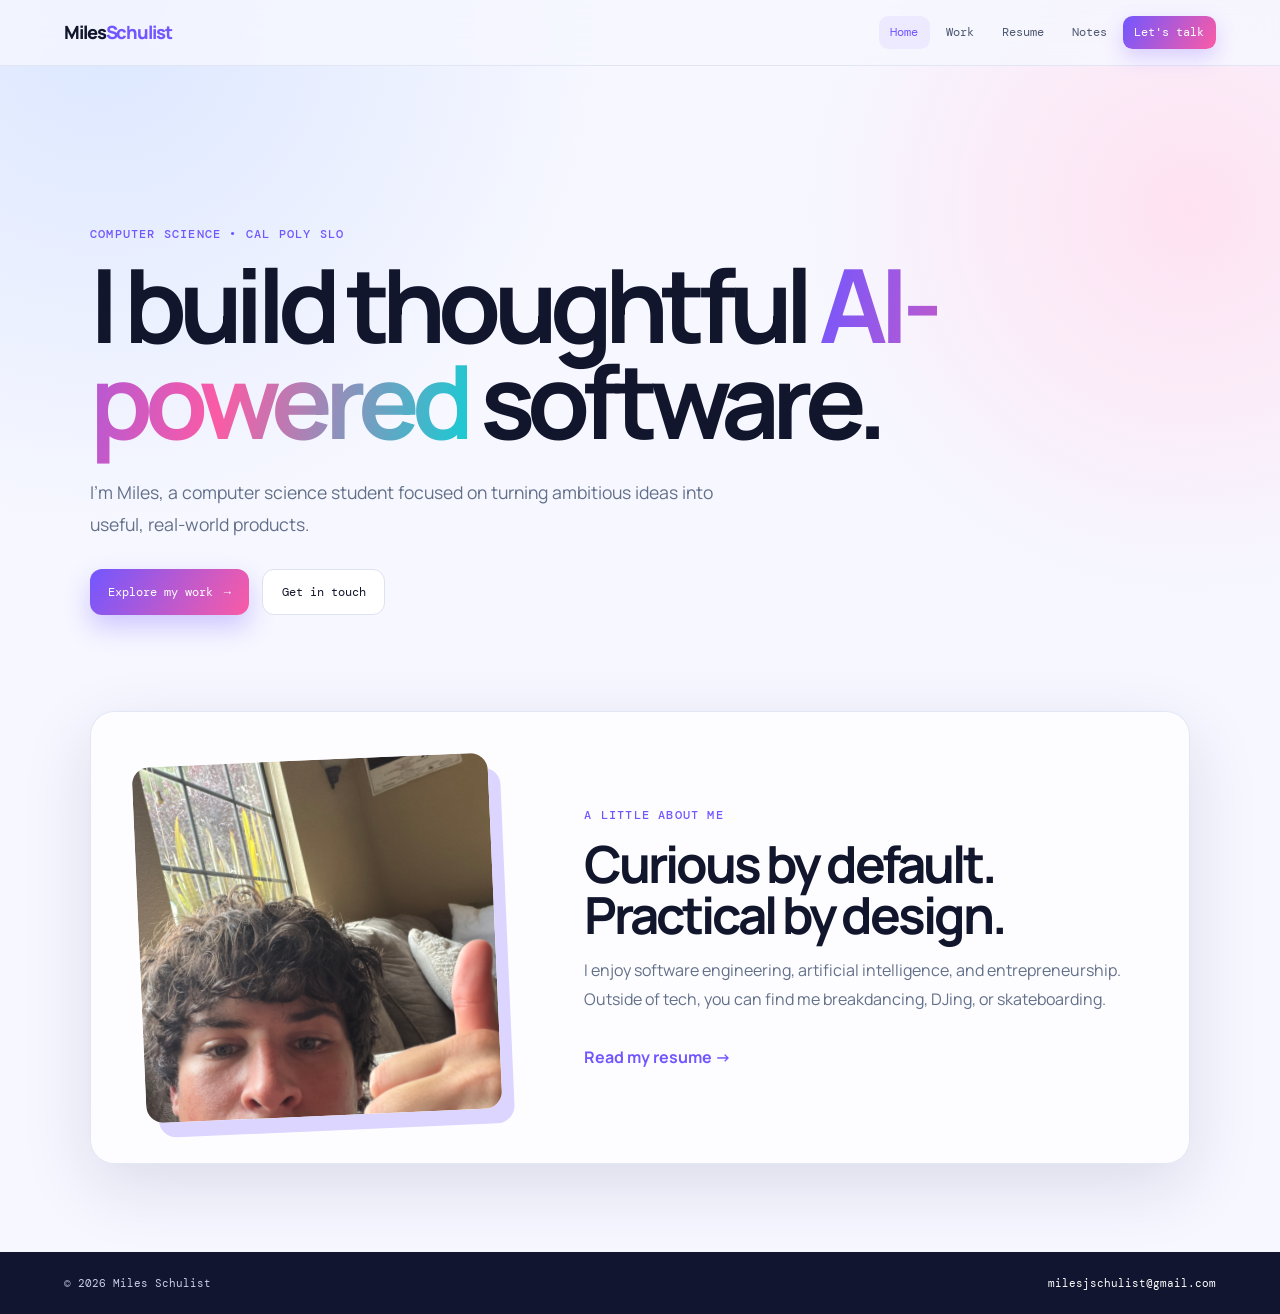
<file: index.html>
<!DOCTYPE html>
<html lang="en">
  <head>
    <meta charset="UTF-8" />
    <meta name="viewport" content="width=device-width, initial-scale=1.0" />
    <title>Miles Schulist | Home</title>
    <link rel="stylesheet" href="styles.css" />
  </head>
  <body>
    <nav class="navbar">
      <a class="logo" href="index.html">Miles<span>Schulist</span></a>
      <ul class="nav-list">
        <li><a class="active" href="index.html">Home</a></li>
        <li><a href="portfolio.html">Work</a></li>
        <li><a href="resume.html">Resume</a></li>
        <li><a href="blog.html">Notes</a></li>
        <li><a class="nav-cta" href="contact.html">Let's talk</a></li>
      </ul>
    </nav>
    <main>
      <section class="hero">
        <p class="eyebrow">Computer Science • Cal Poly SLO</p>
        <h1 class="page-title">I build thoughtful <span>AI-powered</span> software.</h1>
        <p class="hero-copy">I'm Miles, a computer science student focused on turning ambitious ideas into useful, real-world products.</p>
        <div class="hero-actions">
          <a class="button button-primary" href="portfolio.html">Explore my work <span>→</span></a>
          <a class="button button-secondary" href="contact.html">Get in touch</a>
        </div>
      </section>
      <section class="about">
        <div class="about-image">
          <img src="images/miles-schulist.jpeg" alt="Portrait of Miles Schulist" />
        </div>
        <div class="about-text">
          <p class="eyebrow">A little about me</p>
          <h2>Curious by default.<br />Practical by design.</h2>
          <p>I enjoy software engineering, artificial intelligence, and entrepreneurship. Outside of tech, you can find me breakdancing, DJing, or skateboarding.</p>
          <a class="text-link" href="resume.html">Read my resume <span>→</span></a>
        </div>
      </section>
    </main>
    <footer class="footer"><p>© 2026 Miles Schulist</p><a href="mailto:milesjschulist@gmail.com">milesjschulist@gmail.com</a></footer>
  </body>
</html>
</file>
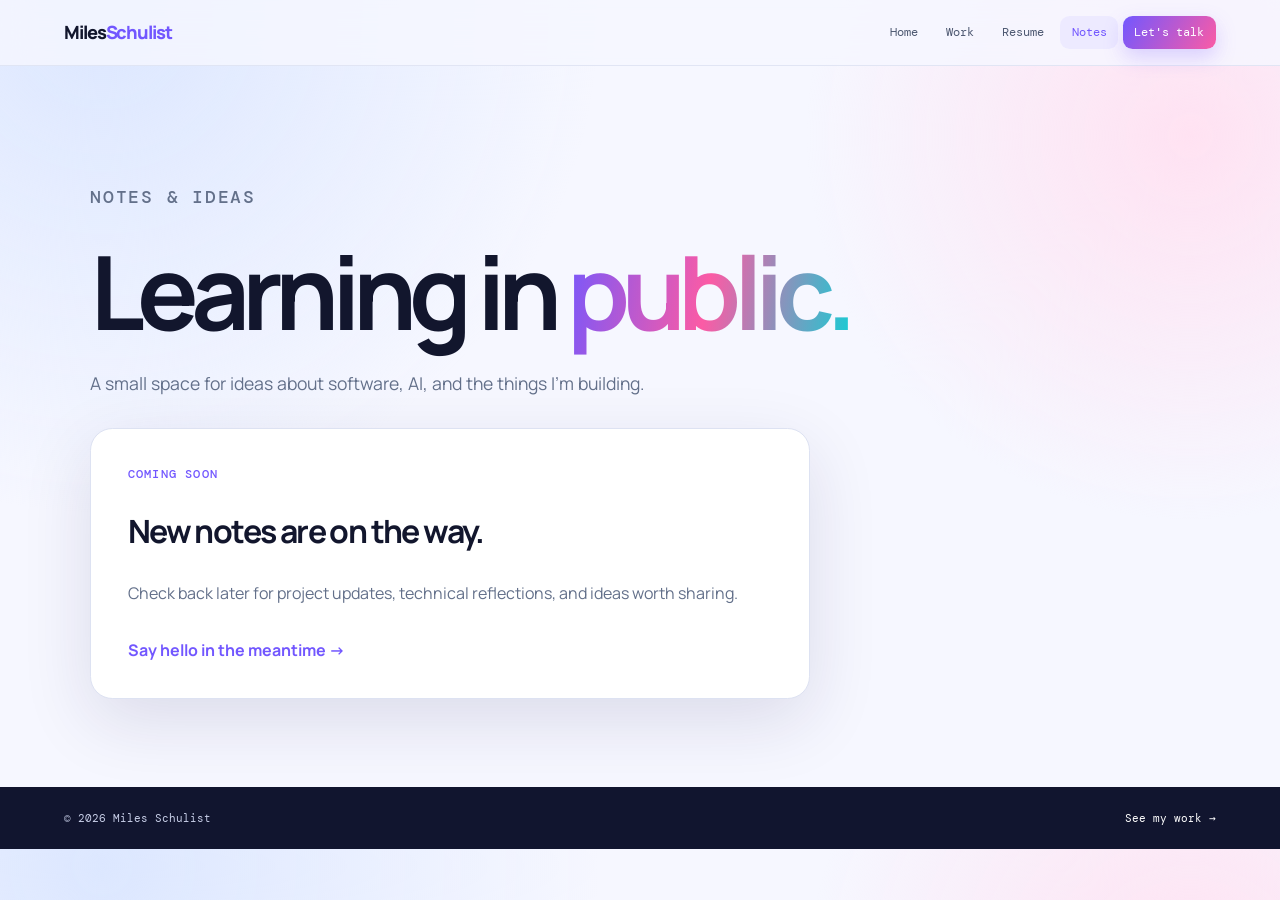
<file: blog.html>
<!DOCTYPE html>
<html lang="en">
  <head>
    <meta charset="UTF-8" />
    <meta name="viewport" content="width=device-width, initial-scale=1.0" />
    <title>Miles Schulist | Notes</title>
    <link rel="stylesheet" href="styles.css" />
  </head>
  <body>
    <nav class="navbar"><a class="logo" href="index.html">Miles<span>Schulist</span></a><ul class="nav-list"><li><a href="index.html">Home</a></li><li><a href="portfolio.html">Work</a></li><li><a href="resume.html">Resume</a></li><li><a class="active" href="blog.html">Notes</a></li><li><a class="nav-cta" href="contact.html">Let's talk</a></li></ul></nav>
    <main>
      <section class="notes-hero"><p class="eyebrow">Notes & ideas</p><h1 class="page-title">Learning in <span>public.</span></h1><p>A small space for ideas about software, AI, and the things I'm building.</p></section>
      <article class="note-card"><p class="project-label">Coming soon</p><h2>New notes are on the way.</h2><p>Check back later for project updates, technical reflections, and ideas worth sharing.</p><a class="text-link" href="contact.html">Say hello in the meantime <span>→</span></a></article>
    </main>
    <footer class="footer"><p>© 2026 Miles Schulist</p><a href="portfolio.html">See my work →</a></footer>
  </body>
</html>
</file>
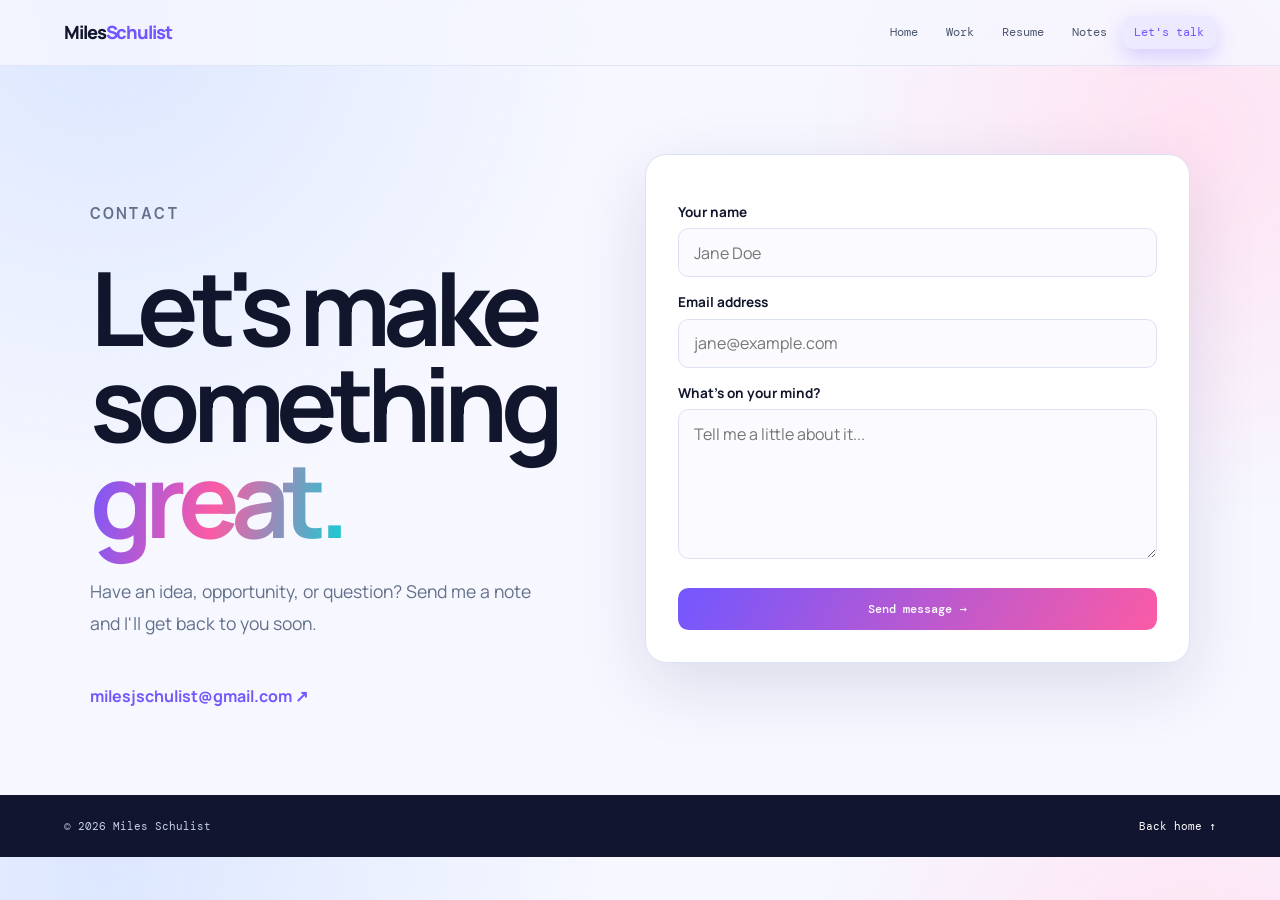
<file: contact.html>
<!DOCTYPE html>
<html lang="en">
  <head>
    <meta charset="UTF-8" />
    <meta name="viewport" content="width=device-width, initial-scale=1.0" />
    <title>Miles Schulist | Contact</title>
    <link rel="stylesheet" href="styles.css" />
  </head>
  <body>
    <nav class="navbar"><a class="logo" href="index.html">Miles<span>Schulist</span></a><ul class="nav-list"><li><a href="index.html">Home</a></li><li><a href="portfolio.html">Work</a></li><li><a href="resume.html">Resume</a></li><li><a href="blog.html">Notes</a></li><li><a class="nav-cta active" href="contact.html">Let's talk</a></li></ul></nav>
    <main>
      <section class="contact-layout">
        <header class="contact-intro"><p class="eyebrow">Contact</p><h1 class="page-title">Let's make something <span>great.</span></h1><p>Have an idea, opportunity, or question? Send me a note and I'll get back to you soon.</p><a class="text-link" href="mailto:milesjschulist@gmail.com">milesjschulist@gmail.com <span>↗</span></a></header>
        <form id="contact-form">
          <label for="name">Your name</label><input type="text" id="name" name="name" placeholder="Jane Doe" required />
          <label for="email">Email address</label><input type="email" id="email" name="email" placeholder="jane@example.com" required />
          <label for="message">What’s on your mind?</label><textarea id="message" name="message" placeholder="Tell me a little about it..." required></textarea>
          <input type="submit" value="Send message →" />
        </form>
      </section>
    </main>
    <footer class="footer"><p>© 2026 Miles Schulist</p><a href="index.html">Back home ↑</a></footer>
  </body>
</html>
</file>
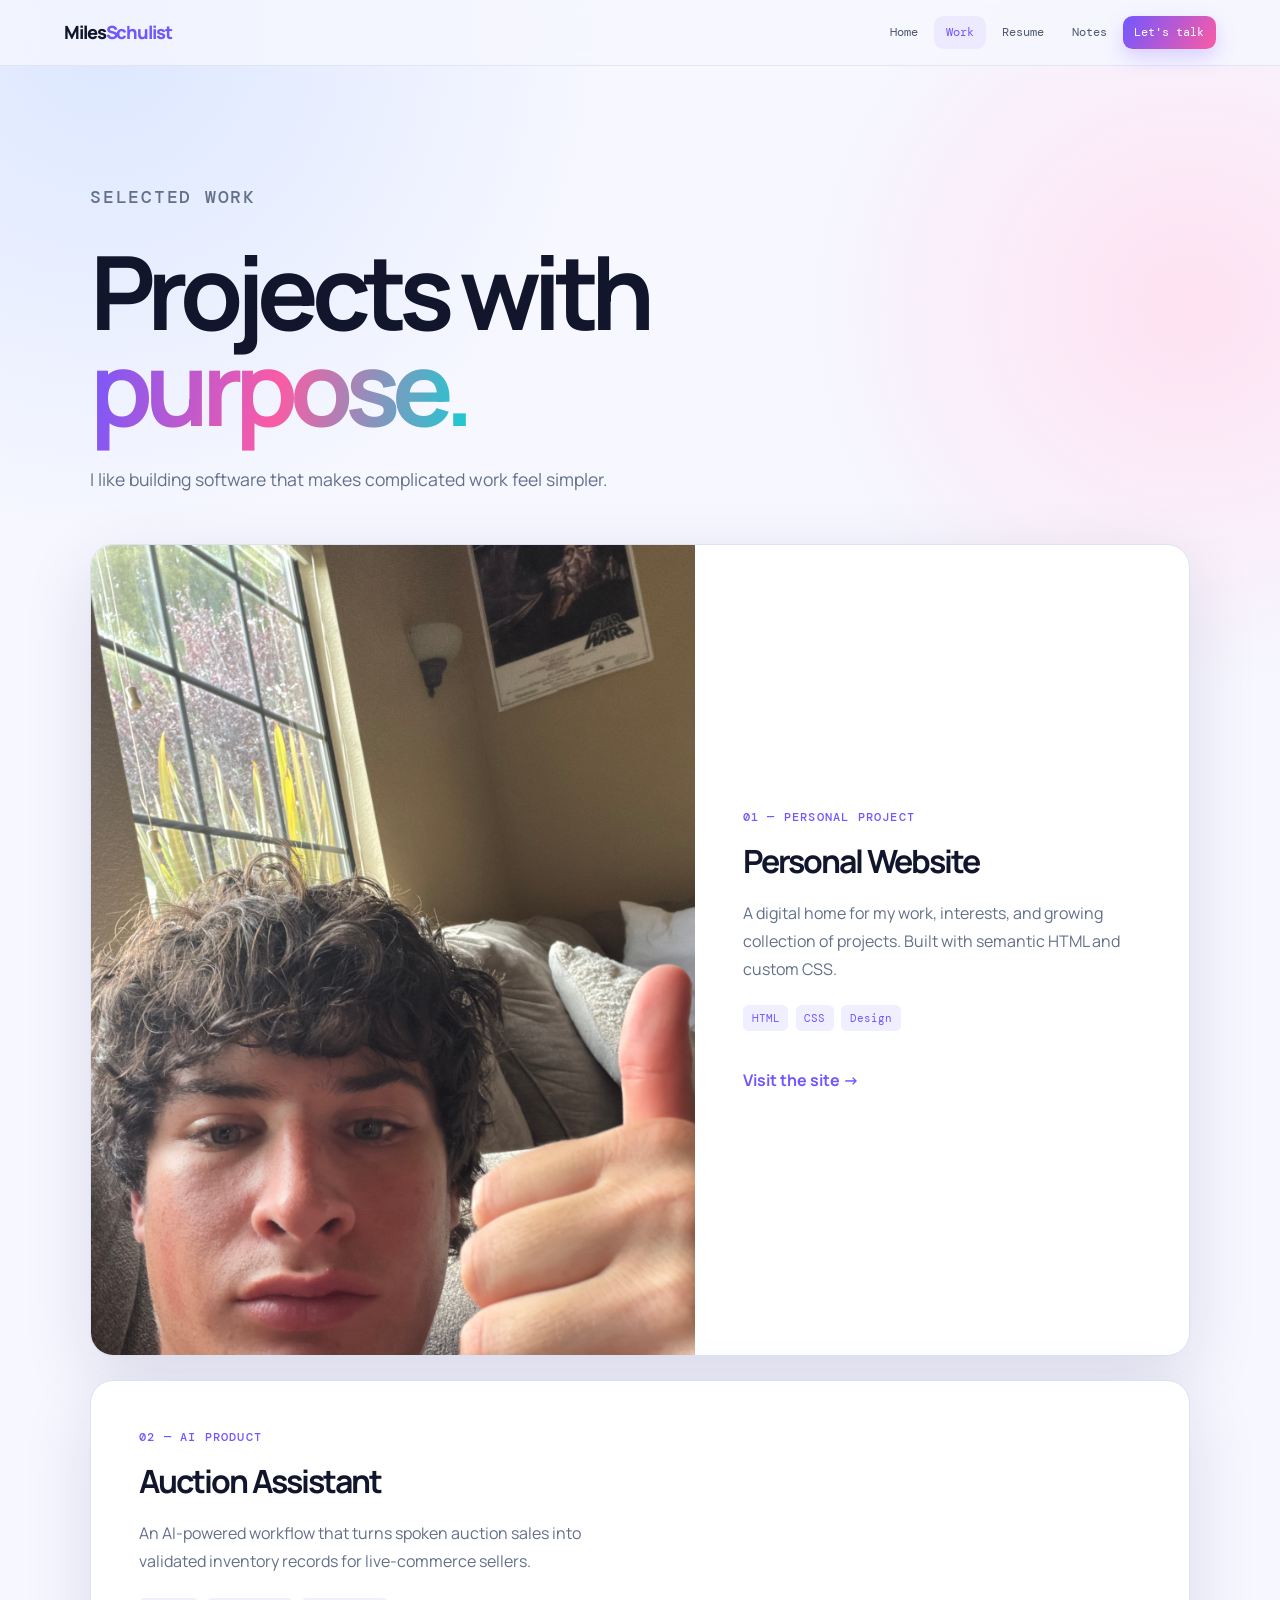
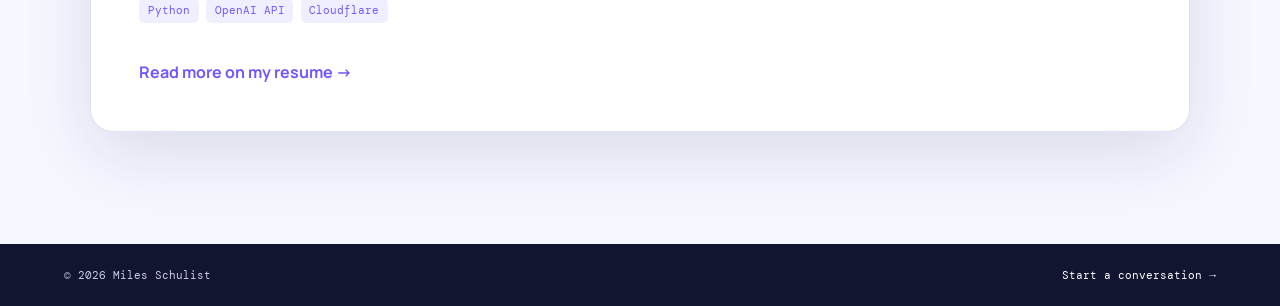
<file: portfolio.html>
<!DOCTYPE html>
<html lang="en">
  <head>
    <meta charset="UTF-8" />
    <meta name="viewport" content="width=device-width, initial-scale=1.0" />
    <title>Miles Schulist | Work</title>
    <link rel="stylesheet" href="styles.css" />
  </head>
  <body>
    <nav class="navbar"><a class="logo" href="index.html">Miles<span>Schulist</span></a><ul class="nav-list"><li><a href="index.html">Home</a></li><li><a class="active" href="portfolio.html">Work</a></li><li><a href="resume.html">Resume</a></li><li><a href="blog.html">Notes</a></li><li><a class="nav-cta" href="contact.html">Let's talk</a></li></ul></nav>
    <main>
      <header class="page-header"><p class="eyebrow">Selected work</p><h1 class="page-title">Projects with <span>purpose.</span></h1><p>I like building software that makes complicated work feel simpler.</p></header>
      <article class="project featured-project">
        <a class="project-image" href="index.html"><img src="images/miles-schulist.jpeg" alt="Miles Schulist personal website" /></a>
        <div class="project-details"><p class="project-label">01 — Personal Project</p><h2 class="project-name">Personal Website</h2><p class="project-description">A digital home for my work, interests, and growing collection of projects. Built with semantic HTML and custom CSS.</p><div class="tag-list"><span>HTML</span><span>CSS</span><span>Design</span></div><a class="text-link" href="index.html">Visit the site <span>→</span></a></div>
      </article>
      <article class="project">
        <div class="project-details"><p class="project-label">02 — AI Product</p><h2 class="project-name">Auction Assistant</h2><p class="project-description">An AI-powered workflow that turns spoken auction sales into validated inventory records for live-commerce sellers.</p><div class="tag-list"><span>Python</span><span>OpenAI API</span><span>Cloudflare</span></div><a class="text-link" href="resume.html">Read more on my resume <span>→</span></a></div>
      </article>
    </main>
    <footer class="footer"><p>© 2026 Miles Schulist</p><a href="contact.html">Start a conversation →</a></footer>
  </body>
</html>
</file>
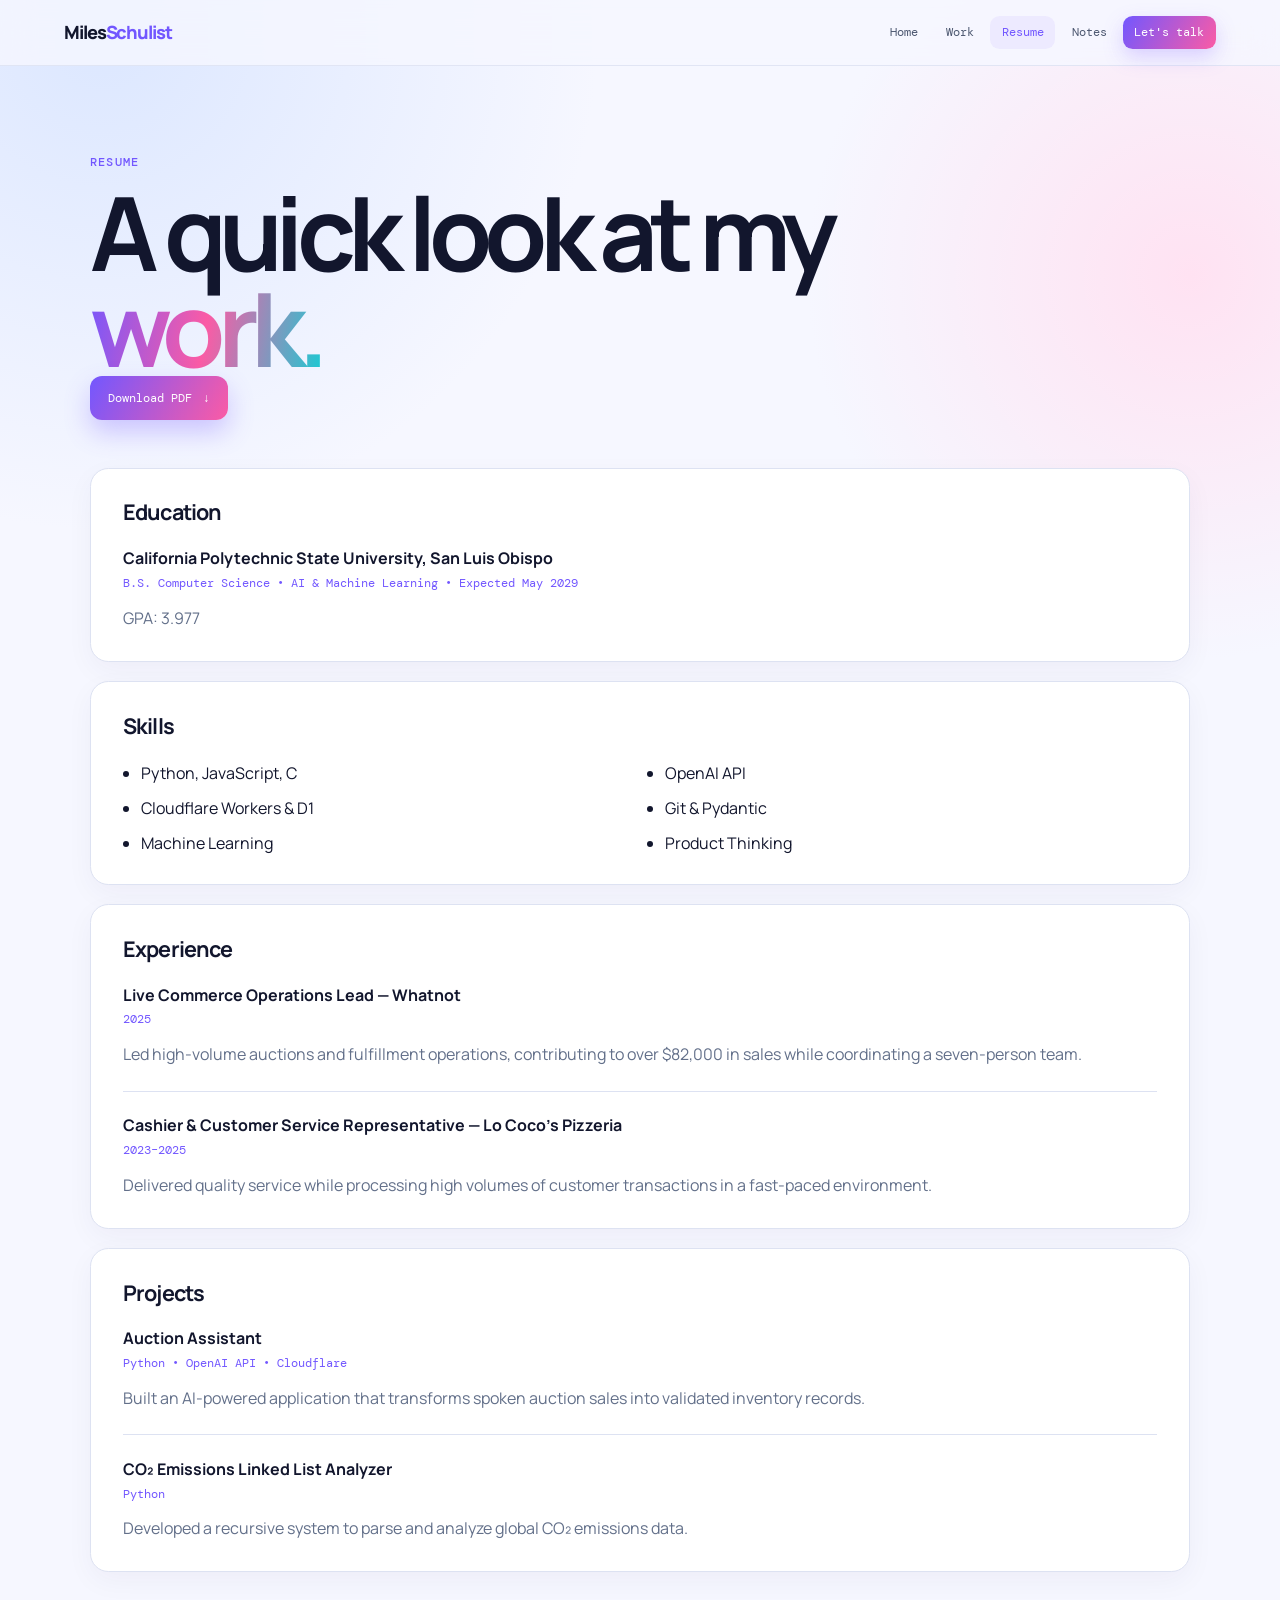
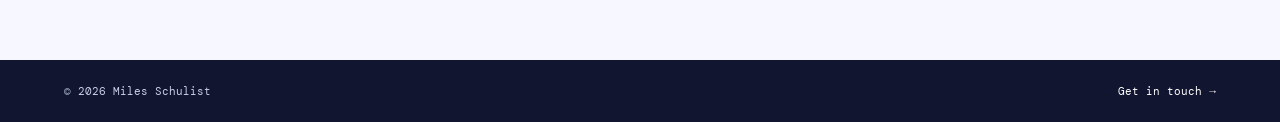
<file: resume.html>
<!DOCTYPE html>
<html lang="en">
  <head>
    <meta charset="UTF-8" />
    <meta name="viewport" content="width=device-width, initial-scale=1.0" />
    <title>Miles Schulist | Resume</title>
    <link rel="stylesheet" href="styles.css" />
  </head>
  <body>
    <nav class="navbar"><a class="logo" href="index.html">Miles<span>Schulist</span></a><ul class="nav-list"><li><a href="index.html">Home</a></li><li><a href="portfolio.html">Work</a></li><li><a class="active" href="resume.html">Resume</a></li><li><a href="blog.html">Notes</a></li><li><a class="nav-cta" href="contact.html">Let's talk</a></li></ul></nav>
    <main>
      <header class="resume-header"><p class="eyebrow">Resume</p><h1 class="page-title">A quick look at my <span>work.</span></h1><a class="button button-primary" href="resume.pdf" download>Download PDF <span>↓</span></a></header>
      <div class="resume">
        <section class="section"><h2 class="section-title">Education</h2><div class="entry"><h3 class="entry-title">California Polytechnic State University, San Luis Obispo</h3><p class="entry-info">B.S. Computer Science • AI & Machine Learning • Expected May 2029</p><p class="entry-description">GPA: 3.977</p></div></section>
        <section class="section"><h2 class="section-title">Skills</h2><ul class="skill-list"><li>Python, JavaScript, C</li><li>OpenAI API</li><li>Cloudflare Workers & D1</li><li>Git & Pydantic</li><li>Machine Learning</li><li>Product Thinking</li></ul></section>
        <section class="section"><h2 class="section-title">Experience</h2><div class="entry"><h3 class="entry-title">Live Commerce Operations Lead — Whatnot</h3><p class="entry-info">2025</p><p class="entry-description">Led high-volume auctions and fulfillment operations, contributing to over $82,000 in sales while coordinating a seven-person team.</p></div><div class="entry"><h3 class="entry-title">Cashier & Customer Service Representative — Lo Coco's Pizzeria</h3><p class="entry-info">2023–2025</p><p class="entry-description">Delivered quality service while processing high volumes of customer transactions in a fast-paced environment.</p></div></section>
        <section class="section"><h2 class="section-title">Projects</h2><div class="entry"><h3 class="entry-title">Auction Assistant</h3><p class="entry-info">Python • OpenAI API • Cloudflare</p><p class="entry-description">Built an AI-powered application that transforms spoken auction sales into validated inventory records.</p></div><div class="entry"><h3 class="entry-title">CO₂ Emissions Linked List Analyzer</h3><p class="entry-info">Python</p><p class="entry-description">Developed a recursive system to parse and analyze global CO₂ emissions data.</p></div></section>
      </div>
    </main>
    <footer class="footer"><p>© 2026 Miles Schulist</p><a href="contact.html">Get in touch →</a></footer>
  </body>
</html>
</file>
<file: styles.css>
@import url("https://fonts.googleapis.com/css2?family=DM+Mono:wght@400;500&family=Manrope:wght@400;500;600;700;800&display=swap");

:root{--ink:#12162d;--muted:#63708a;--paper:#f6f7ff;--surface:#fff;--line:#dde2f2;--violet:#7257ff;--pink:#fb5ba5;--aqua:#15cdd4;--night:#11152f;--shadow:0 22px 70px rgba(34,27,85,.12)}
*{box-sizing:border-box} html{scroll-behavior:smooth} body{margin:0;color:var(--ink);background:radial-gradient(circle at 8% 2%,#dce7ff 0,transparent 31rem),radial-gradient(circle at 93% 16%,#ffe2f2 0,transparent 24rem),var(--paper);font-family:Manrope,Arial,sans-serif} a{color:inherit}
.navbar{position:sticky;top:0;z-index:9;display:flex;align-items:center;justify-content:space-between;gap:1.25rem;padding:1rem max(5vw,1.4rem);background:rgba(246,247,255,.82);backdrop-filter:blur(16px);border-bottom:1px solid rgba(221,226,242,.8)}
.logo{font-size:1.14rem;font-weight:800;letter-spacing:-.06em;text-decoration:none}.logo span{color:var(--violet)}
.nav-list{display:flex;align-items:center;gap:.3rem;margin:0;padding:0;list-style:none}.nav-list a{display:block;padding:.55rem .72rem;border-radius:.6rem;color:#4d5871;font-family:"DM Mono",monospace;font-size:.72rem;text-decoration:none;transition:background .2s,color .2s,transform .2s}.nav-list a:hover,.nav-list a.active{color:var(--violet);background:#edeaff}.nav-list a:hover{transform:translateY(-2px)}.nav-list .nav-cta{color:white;background:linear-gradient(120deg,var(--violet),var(--pink));box-shadow:0 8px 20px #8a69ff48}.nav-list .nav-cta:hover{color:white;background:linear-gradient(120deg,#6247ee,#ed4292)}
main{width:min(1100px,90%);margin:auto;padding:5.5rem 0}.eyebrow,.project-label{margin:0 0 .9rem;color:var(--violet);font-family:"DM Mono",monospace;font-size:.75rem;font-weight:500;letter-spacing:.1em;text-transform:uppercase}.page-title{max-width:900px;margin:0;font-size:clamp(3rem,8vw,6.7rem);line-height:.94;letter-spacing:-.075em}.page-title span{background:linear-gradient(100deg,var(--violet),var(--pink),var(--aqua));background-clip:text;color:transparent}.hero{padding:4.5rem 0 6rem}.hero-copy,.page-header>p,.notes-hero>p,.contact-intro>p{max-width:660px;margin:1.8rem 0;color:var(--muted);font-size:1.1rem;line-height:1.8}.hero-actions{display:flex;flex-wrap:wrap;gap:.8rem}.button{display:inline-flex;align-items:center;gap:.65rem;padding:.85rem 1.15rem;border-radius:.75rem;font-family:"DM Mono",monospace;font-size:.75rem;text-decoration:none;transition:transform .2s,box-shadow .2s}.button:hover{transform:translateY(-3px)}.button-primary{color:white;background:linear-gradient(120deg,var(--violet),var(--pink));box-shadow:0 12px 26px #7357ff4d}.button-secondary{border:1px solid var(--line);background:white}.button-secondary:hover{border-color:var(--violet);color:var(--violet)}
.about{display:grid;grid-template-columns:.78fr 1.22fr;gap:clamp(2rem,7vw,6rem);align-items:center;padding:clamp(1.3rem,4vw,3rem);border:1px solid rgba(221,226,242,.8);border-radius:1.5rem;background:rgba(255,255,255,.72);box-shadow:var(--shadow)}.about-image img{display:block;width:100%;aspect-ratio:1;object-fit:cover;border-radius:1.1rem;transform:rotate(-2.5deg);box-shadow:12px 15px 0 #dcd5ff}.about-text h2{margin:.2rem 0 1rem;font-size:clamp(2rem,4vw,3.5rem);line-height:1;letter-spacing:-.06em}.about-text>p:not(.eyebrow){color:var(--muted);line-height:1.8}.text-link{display:inline-block;margin-top:1rem;color:var(--violet);font-weight:700;text-decoration:none}.text-link span{display:inline-block;transition:transform .2s}.text-link:hover span{transform:translateX(5px)}
.page-header{margin-bottom:3rem}.project{display:grid;grid-template-columns:1.1fr .9fr;overflow:hidden;margin:1.5rem 0;border:1px solid var(--line);border-radius:1.45rem;background:var(--surface);box-shadow:var(--shadow)}.project-image{min-height:360px;overflow:hidden;background:linear-gradient(135deg,#d5d0ff,#fbd7ea)}.project-image img{width:100%;height:100%;object-fit:cover;transition:transform .5s}.project-image:hover img{transform:scale(1.06)}.project-details{padding:clamp(1.8rem,4vw,3rem);align-self:center}.project-name{margin:.2rem 0 .7rem;font-size:2rem;letter-spacing:-.06em}.project-description{color:var(--muted);line-height:1.75}.tag-list{display:flex;flex-wrap:wrap;gap:.45rem;margin:1.4rem 0}.tag-list span{padding:.35rem .55rem;border-radius:.35rem;background:#f0efff;color:var(--violet);font-family:"DM Mono",monospace;font-size:.68rem}
.contact-layout{display:grid;grid-template-columns:.85fr 1.15fr;gap:clamp(2rem,7vw,6rem);align-items:start}.contact-intro{padding-top:1rem}#contact-form{padding:2rem;border:1px solid var(--line);border-radius:1.35rem;background:var(--surface);box-shadow:var(--shadow)}label{display:block;margin:1rem 0 .45rem;font-size:.85rem;font-weight:700}input,textarea{width:100%;padding:.8rem .9rem;border:1px solid var(--line);border-radius:.65rem;background:#fafaff;color:var(--ink);font:inherit;transition:border .2s,box-shadow .2s}textarea{min-height:150px;resize:vertical}input:focus,textarea:focus{border-color:var(--violet);outline:0;box-shadow:0 0 0 4px #7257ff1c}input[type=submit]{margin-top:1.5rem;border:0;color:white;background:linear-gradient(120deg,var(--violet),var(--pink));font:500 .78rem "DM Mono",monospace;cursor:pointer}.note-card{max-width:720px;padding:2.3rem;border:1px solid var(--line);border-radius:1.4rem;background:var(--surface);box-shadow:var(--shadow)}.note-card h2{font-size:2rem;letter-spacing:-.05em}.note-card p:not(.project-label){color:var(--muted);line-height:1.75}
.resume-header{margin-bottom:3rem}.resume{display:grid;gap:1.2rem}.section{padding:1.8rem 2rem;border:1px solid var(--line);border-radius:1.15rem;background:var(--surface);box-shadow:0 9px 28px #28215c0b}.section-title{margin:0 0 1.3rem;font-size:1.35rem;letter-spacing:-.04em}.entry+.entry{margin-top:1.4rem;padding-top:1.4rem;border-top:1px solid var(--line)}.entry-title{margin:0 0 .3rem;font-size:1rem}.entry-info{margin:0;color:var(--violet);font-family:"DM Mono",monospace;font-size:.72rem;line-height:1.7}.entry-description{margin:.7rem 0 0;color:var(--muted);line-height:1.7}.skill-list{display:grid;grid-template-columns:repeat(2,1fr);gap:.7rem 2rem;margin:0;padding-left:1.15rem;line-height:1.5}
.footer{display:flex;align-items:center;justify-content:space-between;gap:1rem;padding:1.5rem 5%;background:var(--night);color:#c8cfe8;font-family:"DM Mono",monospace;font-size:.7rem}.footer p{margin:0}.footer a{color:white;text-decoration:none}.footer a:hover{color:var(--aqua)}
@media(max-width:760px){.navbar{align-items:flex-start;flex-direction:column}.nav-list{width:100%}.nav-list a{padding:.45rem}.hero{padding:2rem 0 4rem}.about,.project,.contact-layout{grid-template-columns:1fr}.project-image{min-height:240px}.skill-list{grid-template-columns:1fr}.footer{align-items:flex-start;flex-direction:column}}
</file>
